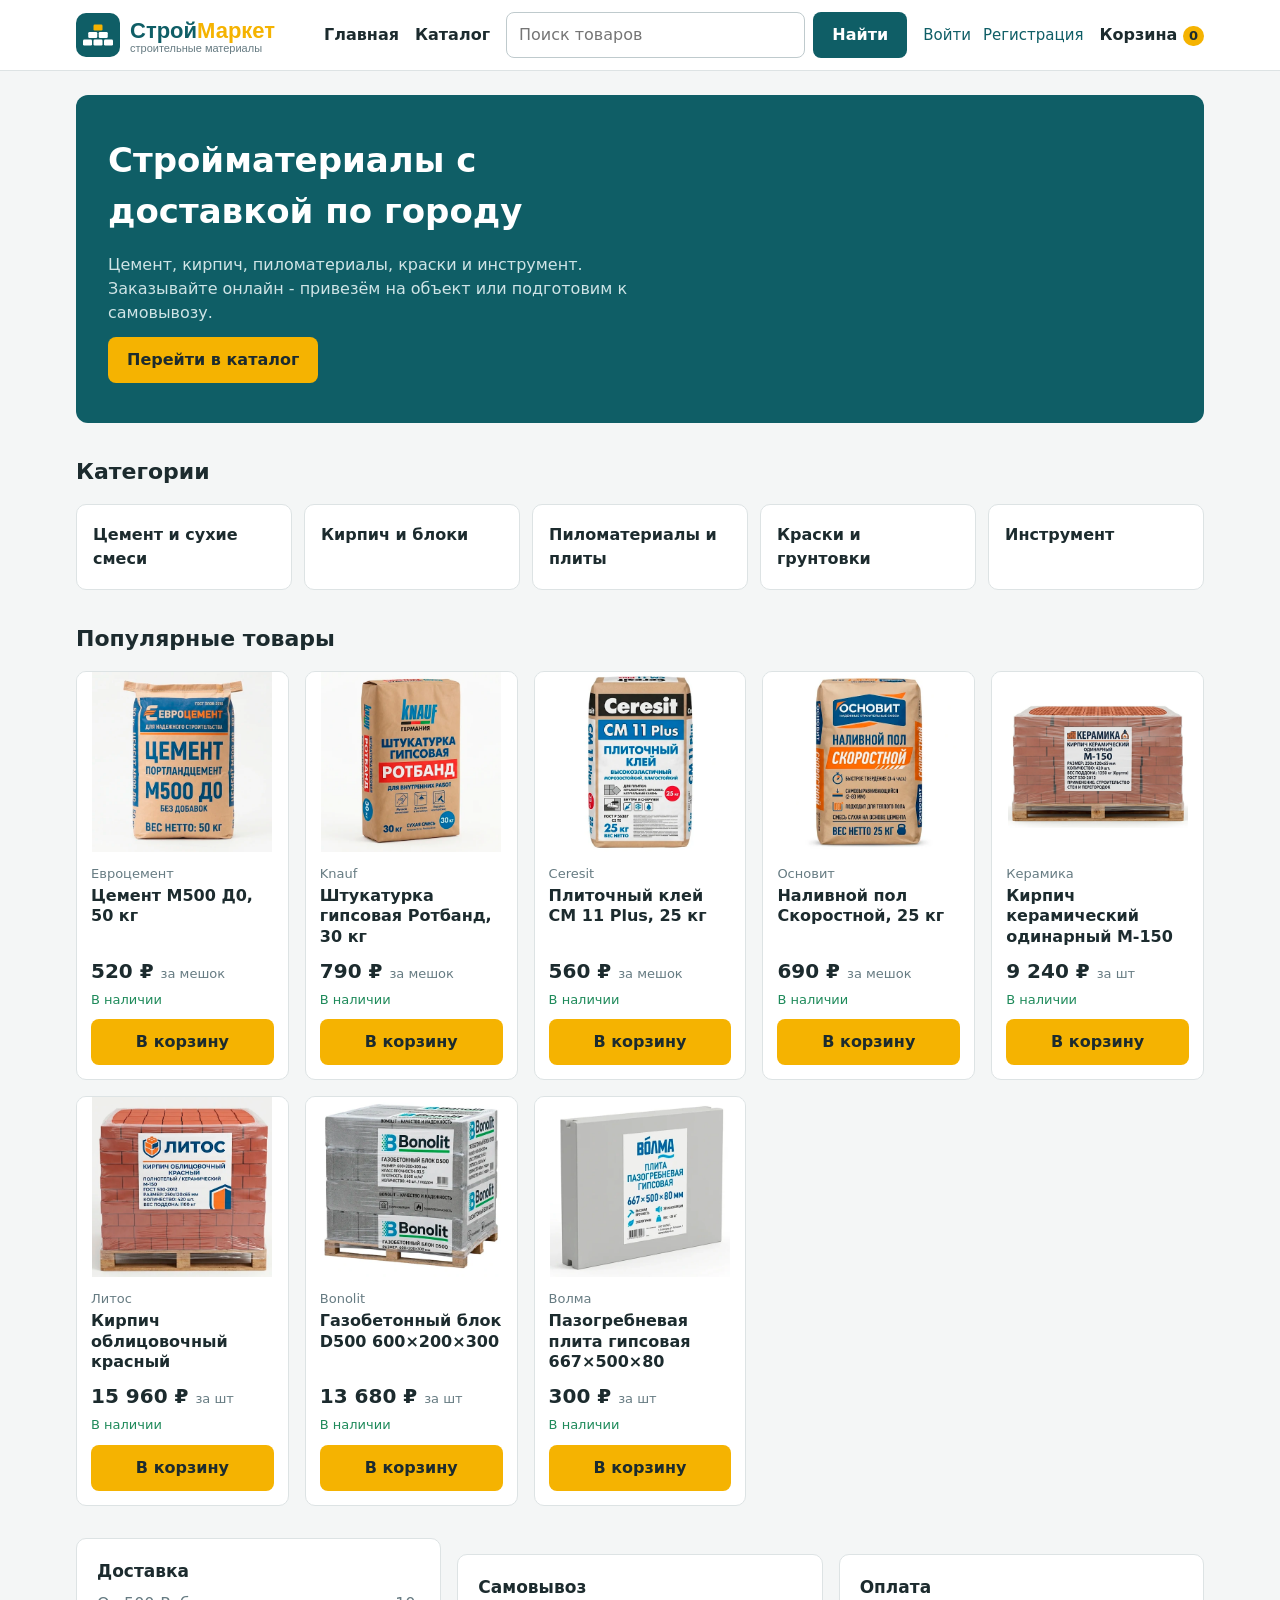
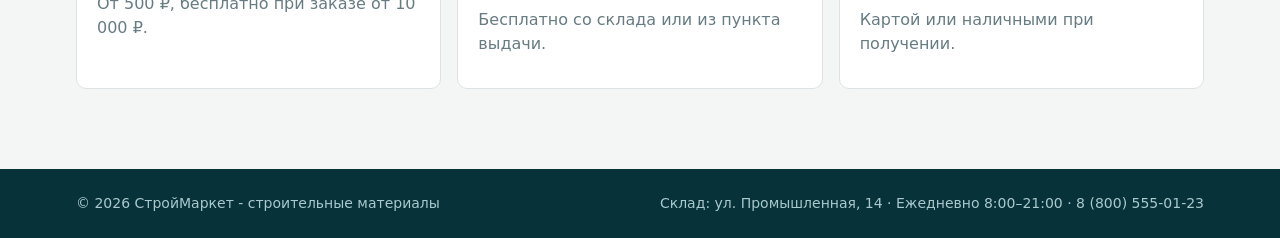
<file: index.html>
<!DOCTYPE html>
<html lang="ru">
<head>
  <meta charset="utf-8">
  <meta name="viewport" content="width=device-width, initial-scale=1">
  <title>Главная - СтройМаркет</title>
  <link rel="stylesheet" href="style.css">
</head>
<body data-page="index">
<header>
  <div class="container header__row">
    <a class="logo" href="index.html"><img src="./images/logo.svg" width="232" height="44" alt="СтройМаркет - строительные материалы"></a>
    <nav class="menu">
      <a href="index.html">Главная</a>
      <a href="catalog.html">Каталог</a>
    </nav>
    <form class="search" action="catalog.html" role="search">
      <input type="search" name="q" placeholder="Поиск товаров" aria-label="Поиск товаров">
      <button class="btn btn--primary" type="submit">Найти</button>
    </form>
    <div class="header__user" id="userBox"></div>
    <a class="cart-link" href="cart.html">Корзина <span class="count" id="cartCount">0</span></a>
  </div>
</header>

<main>
  <div class="container">
    <div class="hero">
      <h1>Стройматериалы с доставкой по городу</h1>
      <p>Цемент, кирпич, пиломатериалы, краски и инструмент. Заказывайте онлайн - привезём на объект или подготовим к самовывозу.</p>
      <a class="btn btn--accent" href="catalog.html">Перейти в каталог</a>
    </div>
    <section><h2>Категории</h2><div class="cats" id="cats"></div></section>
    <section><h2>Популярные товары</h2><div class="grid" id="popular"></div></section>
    <section class="features">
      <div class="box"><h3>Доставка</h3><p class="muted">От 500 ₽, бесплатно при заказе от 10 000 ₽.</p></div>
      <div class="box"><h3>Самовывоз</h3><p class="muted">Бесплатно со склада или из пункта выдачи.</p></div>
      <div class="box"><h3>Оплата</h3><p class="muted">Картой или наличными при получении.</p></div>
    </section>
  </div>
</main>

<footer>
  <div class="container footer__row">
    <div>© 2026 СтройМаркет - строительные материалы</div>
    <div>Склад: ул. Промышленная, 14 · Ежедневно 8:00–21:00 · 8 (800) 555-01-23</div>
  </div>
</footer>

<script src="script.js"></script>
</body>
</html>
</file>
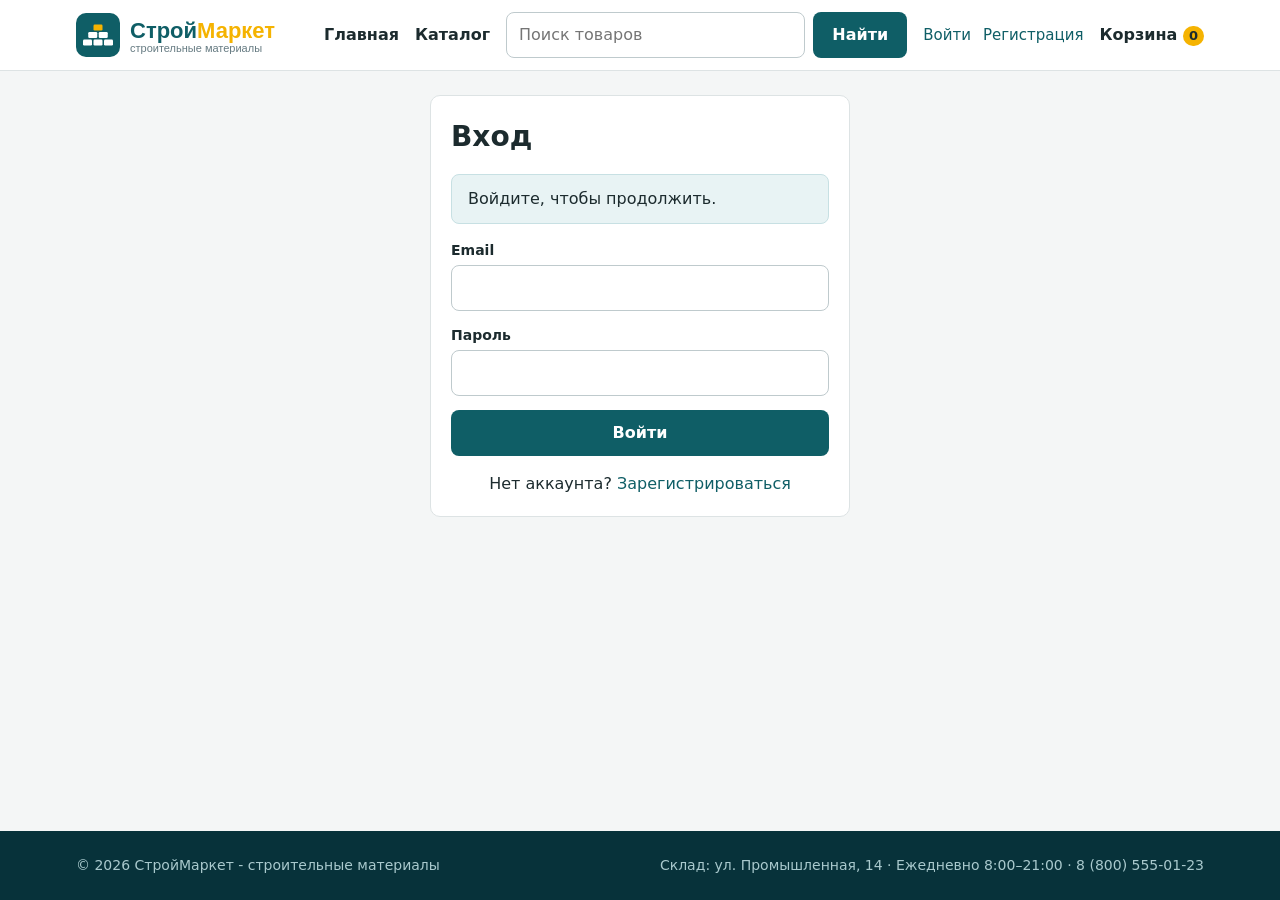
<file: account.html>
<!DOCTYPE html>
<html lang="ru">
<head>
  <meta charset="utf-8">
  <meta name="viewport" content="width=device-width, initial-scale=1">
  <title>Личный кабинет - СтройМаркет</title>
  <link rel="stylesheet" href="style.css">
</head>
<body data-page="account">
<header>
  <div class="container header__row">
    <a class="logo" href="index.html"><img src="./images/logo.svg" width="232" height="44" alt="СтройМаркет - строительные материалы"></a>
    <nav class="menu">
      <a href="index.html">Главная</a>
      <a href="catalog.html">Каталог</a>
    </nav>
    <form class="search" action="catalog.html" role="search">
      <input type="search" name="q" placeholder="Поиск товаров" aria-label="Поиск товаров">
      <button class="btn btn--primary" type="submit">Найти</button>
    </form>
    <div class="header__user" id="userBox"></div>
    <a class="cart-link" href="cart.html">Корзина <span class="count" id="cartCount">0</span></a>
  </div>
</header>

<main>
  <div class="container">
    <h1>Личный кабинет</h1>
    <div class="box">
      <h2>Мои данные</h2>
      <div id="saved"></div>
      <form id="profile" novalidate>
        <div class="two-cols">
          <div class="field"><label for="name">Имя и фамилия</label><input id="name" name="name"><div class="error"></div></div>
          <div class="field"><label for="email">Email</label><input id="email" name="email" disabled></div>
          <div class="field"><label for="phone">Телефон</label><input id="phone" name="phone" type="tel"><div class="error"></div></div>
          <div class="field"><label for="address">Адрес доставки</label><input id="address" name="address"><div class="error"></div></div>
        </div>
        <button class="btn btn--primary" type="submit">Сохранить</button>
        <button class="btn btn--light" type="button" id="out">Выйти</button>
      </form>
    </div>
    <h2 style="margin-top:24px">Мои заказы</h2>
    <div id="orders"></div>
  </div>
</main>

<footer>
  <div class="container footer__row">
    <div>© 2026 СтройМаркет - строительные материалы</div>
    <div>Склад: ул. Промышленная, 14 · Ежедневно 8:00–21:00 · 8 (800) 555-01-23</div>
  </div>
</footer>

<script src="script.js"></script>
</body>
</html>
</file>
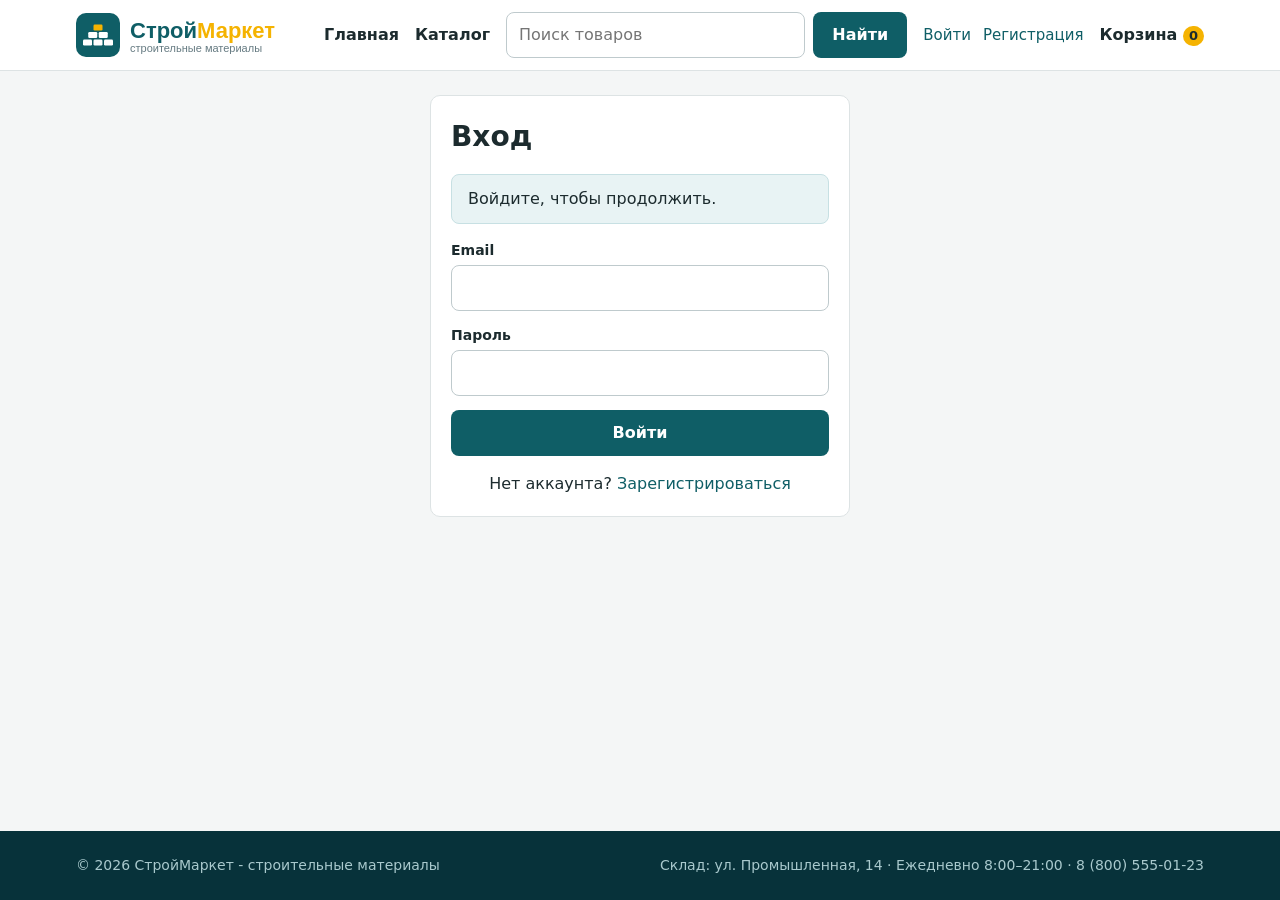
<file: admin.html>
<!DOCTYPE html>
<html lang="ru">
<head>
  <meta charset="utf-8">
  <meta name="viewport" content="width=device-width, initial-scale=1">
  <title>Админ-панель - СтройМаркет</title>
  <link rel="stylesheet" href="style.css">
</head>
<body data-page="admin">
<header>
  <div class="container header__row">
    <a class="logo" href="index.html"><img src="./images/logo.svg" width="232" height="44" alt="СтройМаркет - строительные материалы"></a>
    <nav class="menu">
      <a href="index.html">Главная</a>
      <a href="catalog.html">Каталог</a>
    </nav>
    <form class="search" action="catalog.html" role="search">
      <input type="search" name="q" placeholder="Поиск товаров" aria-label="Поиск товаров">
      <button class="btn btn--primary" type="submit">Найти</button>
    </form>
    <div class="header__user" id="userBox"></div>
    <a class="cart-link" href="cart.html">Корзина <span class="count" id="cartCount">0</span></a>
  </div>
</header>

<main>
  <div class="container">
    <h1>Админ-панель</h1>
    <div class="stats" id="stats"></div>
    <div class="tabs" id="tabs">
      <button data-tab="orders" class="active">Заказы</button><button data-tab="products">Товары</button><button data-tab="users">Пользователи</button>
    </div>
    <div id="view"></div>
  </div>
</main>

<footer>
  <div class="container footer__row">
    <div>© 2026 СтройМаркет - строительные материалы</div>
    <div>Склад: ул. Промышленная, 14 · Ежедневно 8:00–21:00 · 8 (800) 555-01-23</div>
  </div>
</footer>

<script src="script.js"></script>
</body>
</html>
</file>
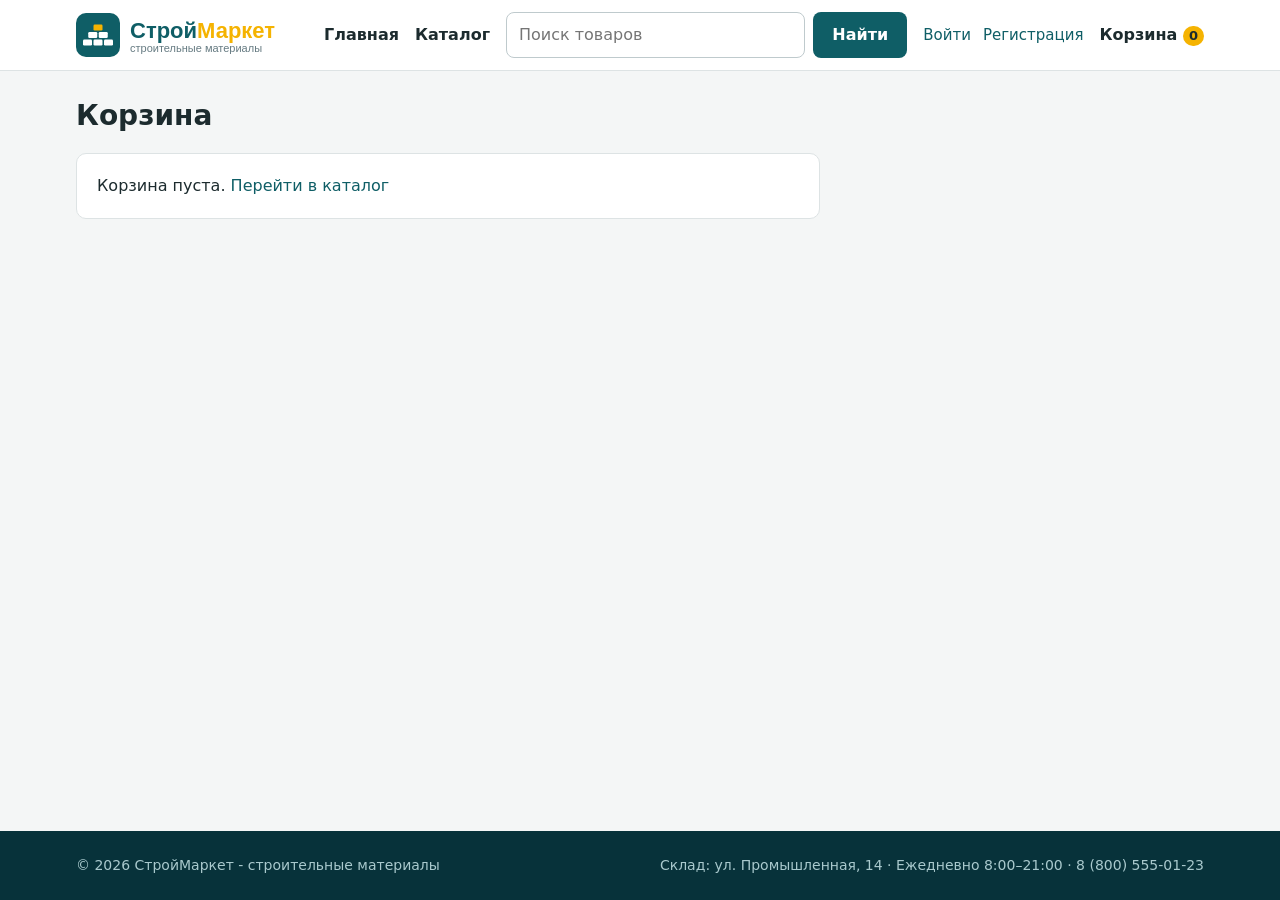
<file: cart.html>
<!DOCTYPE html>
<html lang="ru">
<head>
  <meta charset="utf-8">
  <meta name="viewport" content="width=device-width, initial-scale=1">
  <title>Корзина - СтройМаркет</title>
  <link rel="stylesheet" href="style.css">
</head>
<body data-page="cart">
<header>
  <div class="container header__row">
    <a class="logo" href="index.html"><img src="./images/logo.svg" width="232" height="44" alt="СтройМаркет - строительные материалы"></a>
    <nav class="menu">
      <a href="index.html">Главная</a>
      <a href="catalog.html">Каталог</a>
    </nav>
    <form class="search" action="catalog.html" role="search">
      <input type="search" name="q" placeholder="Поиск товаров" aria-label="Поиск товаров">
      <button class="btn btn--primary" type="submit">Найти</button>
    </form>
    <div class="header__user" id="userBox"></div>
    <a class="cart-link" href="cart.html">Корзина <span class="count" id="cartCount">0</span></a>
  </div>
</header>

<main>
  <div class="container">
    <h1>Корзина</h1>
    <div id="done"></div>
    <div class="cart" id="cartBox">
      <div id="lines"></div>
      <form class="box" id="orderForm" novalidate>
        <h2>Оформление заказа</h2>
        <div class="field"><label for="name">Имя</label><input id="name" name="name"><div class="error"></div></div>
        <div class="field"><label for="phone">Телефон</label><input id="phone" name="phone" type="tel" placeholder="+7 900 123-45-67"><div class="error"></div></div>
        <label class="check"><input type="radio" name="mode" value="delivery" checked> Доставка</label>
        <label class="check"><input type="radio" name="mode" value="pickup"> Самовывоз</label>
        <div class="field" id="addressField"><label for="address">Адрес доставки</label><input id="address" name="address" placeholder="Улица, дом, квартира"><div class="error"></div></div>
        <div class="field" id="pointField" hidden><label for="point">Пункт самовывоза</label><select id="point" name="point"></select><div class="error"></div></div>
        <div class="sum-row"><span>Товары</span><span id="sumItems"></span></div>
        <div class="sum-row"><span>Доставка</span><span id="sumDelivery"></span></div>
        <div class="sum-row sum-row--total"><span>Итого</span><span id="sumTotal"></span></div>
        <button class="btn btn--accent btn--block" type="submit" style="margin-top:16px">Оформить заказ</button>
      </form>
    </div>
  </div>
</main>

<footer>
  <div class="container footer__row">
    <div>© 2026 СтройМаркет - строительные материалы</div>
    <div>Склад: ул. Промышленная, 14 · Ежедневно 8:00–21:00 · 8 (800) 555-01-23</div>
  </div>
</footer>

<script src="script.js"></script>
</body>
</html>
</file>
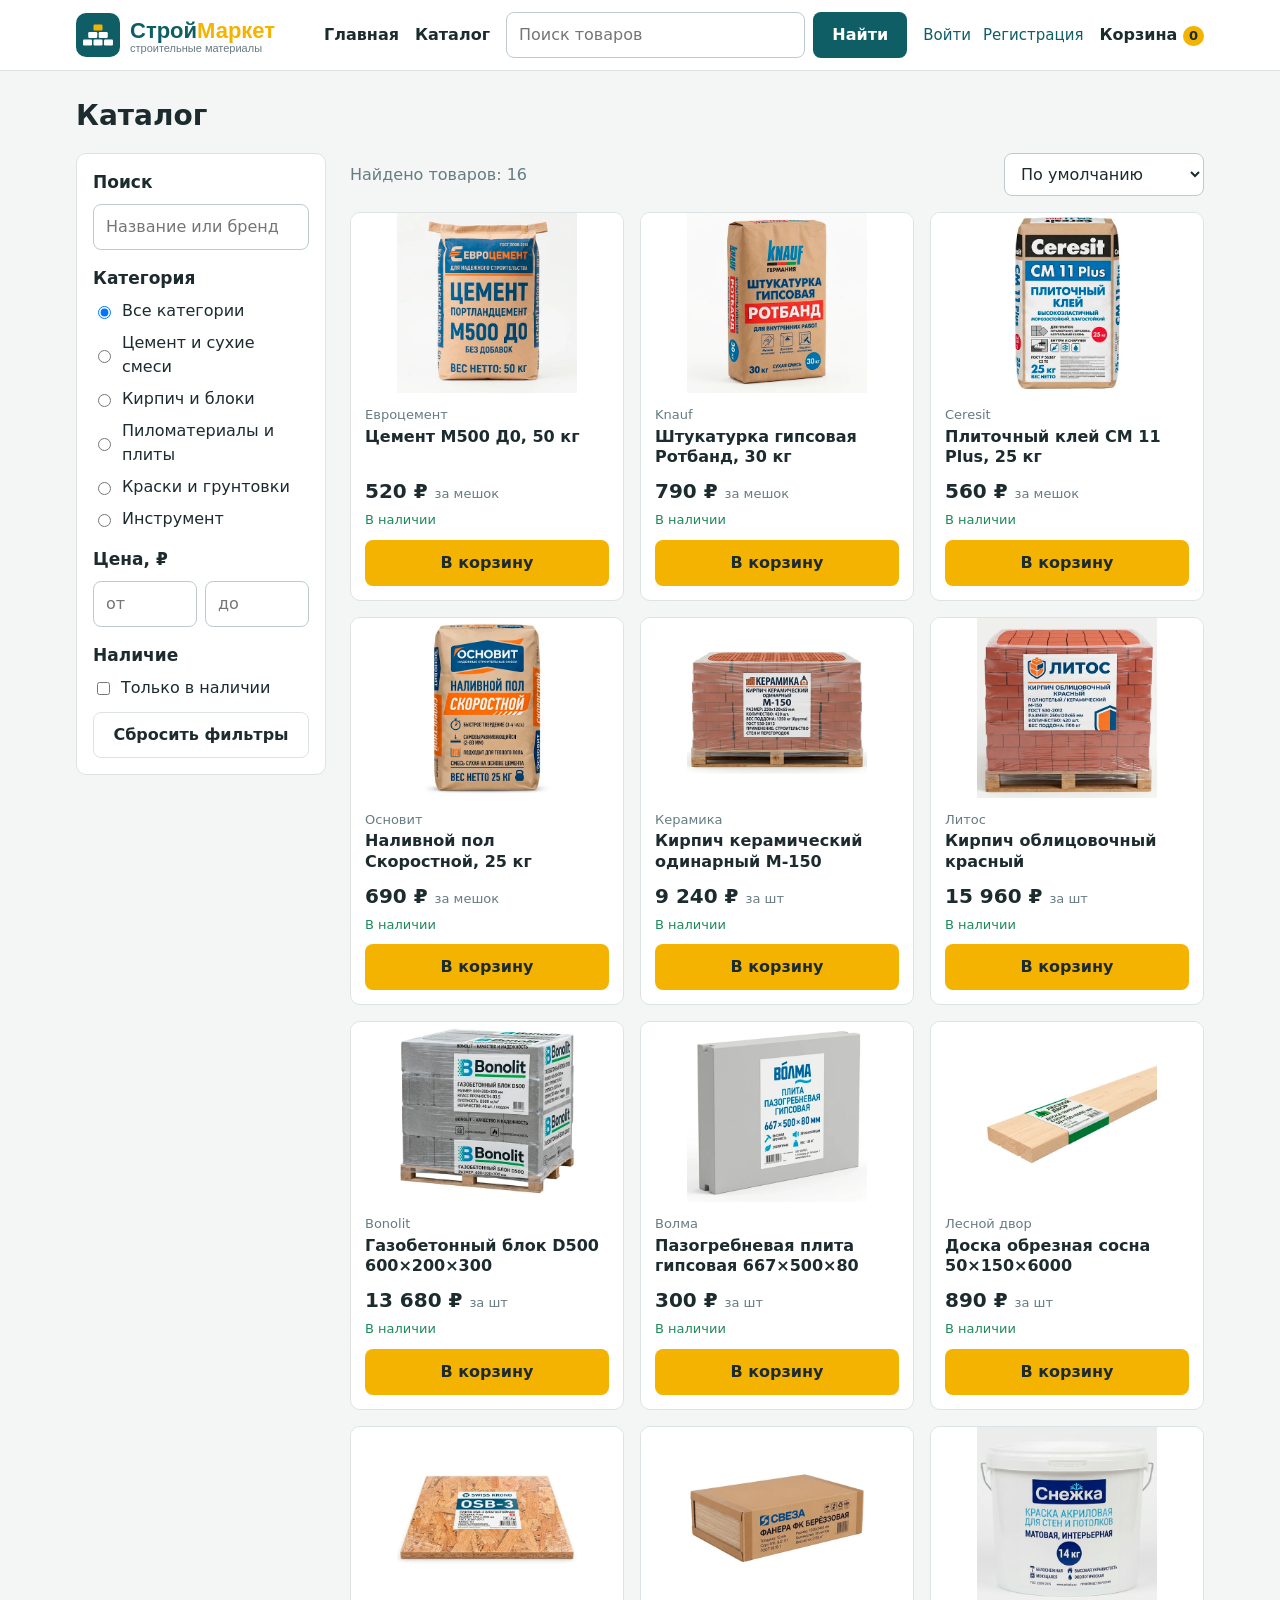
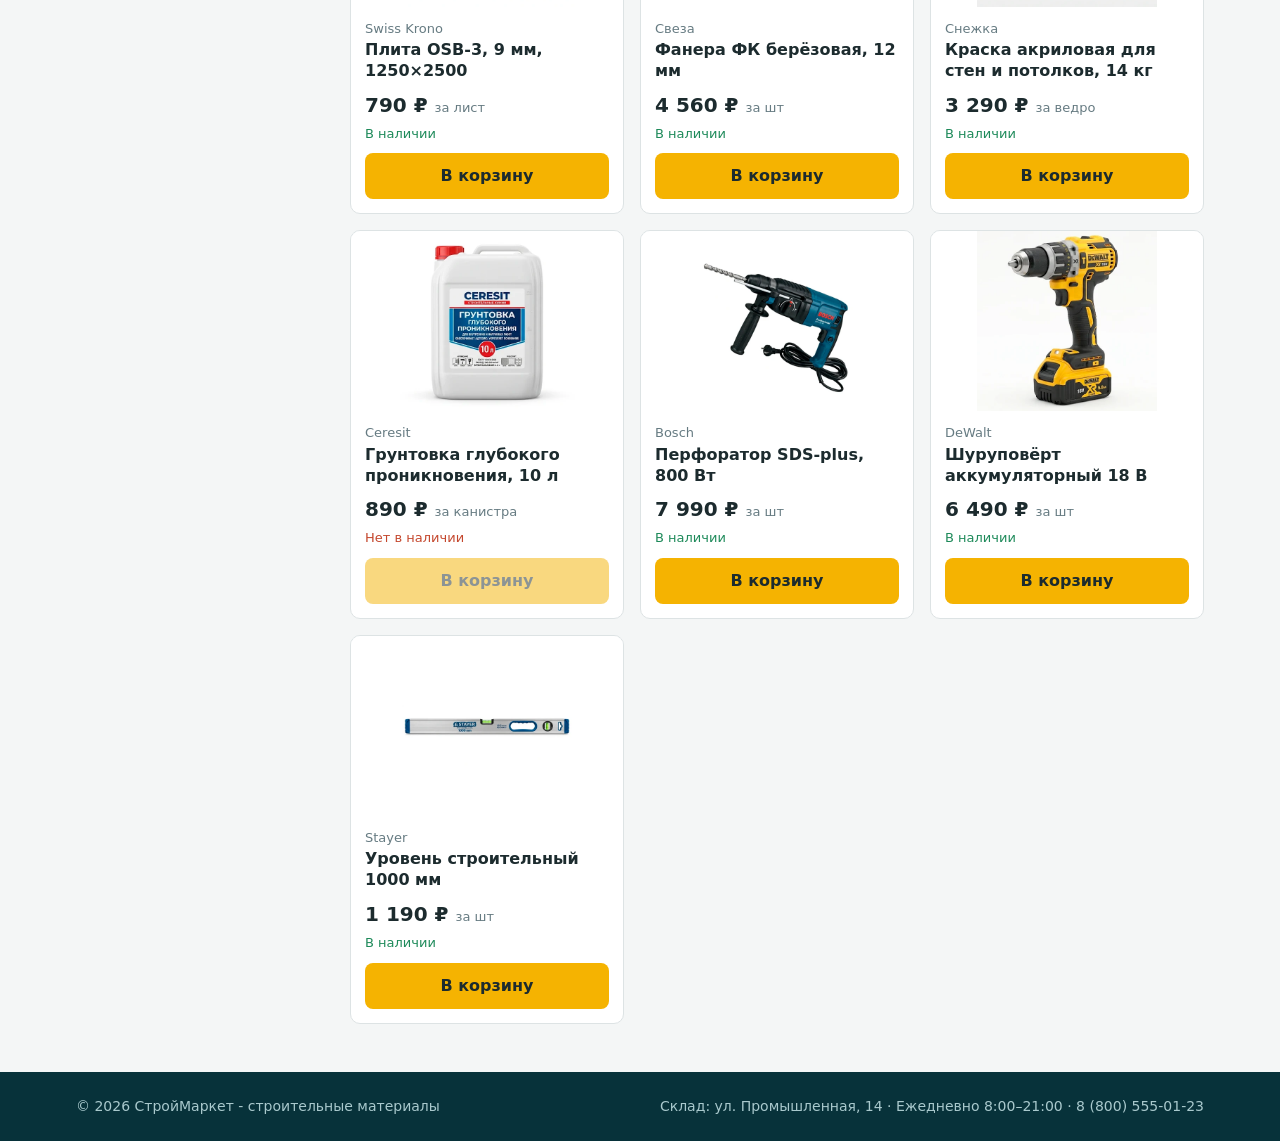
<file: catalog.html>
<!DOCTYPE html>
<html lang="ru">
<head>
  <meta charset="utf-8">
  <meta name="viewport" content="width=device-width, initial-scale=1">
  <title>Каталог - СтройМаркет</title>
  <link rel="stylesheet" href="style.css">
</head>
<body data-page="catalog">
<header>
  <div class="container header__row">
    <a class="logo" href="index.html"><img src="./images/logo.svg" width="232" height="44" alt="СтройМаркет - строительные материалы"></a>
    <nav class="menu">
      <a href="index.html">Главная</a>
      <a href="catalog.html">Каталог</a>
    </nav>
    <form class="search" action="catalog.html" role="search">
      <input type="search" name="q" placeholder="Поиск товаров" aria-label="Поиск товаров">
      <button class="btn btn--primary" type="submit">Найти</button>
    </form>
    <div class="header__user" id="userBox"></div>
    <a class="cart-link" href="cart.html">Корзина <span class="count" id="cartCount">0</span></a>
  </div>
</header>

<main>
  <div class="container">
    <h1>Каталог</h1>
    <div class="catalog">
      <aside class="filters">
        <h3>Поиск</h3>
        <input type="search" id="fQuery" placeholder="Название или бренд" aria-label="Поиск">
        <h3>Категория</h3>
        <div id="fCats"></div>
        <h3>Цена, ₽</h3>
        <div class="price-row"><input type="number" id="fMin" min="0" placeholder="от" aria-label="Цена от"><input type="number" id="fMax" min="0" placeholder="до" aria-label="Цена до"></div>
        <h3>Наличие</h3>
        <label class="check"><input type="checkbox" id="fStock"> Только в наличии</label>
        <button class="btn btn--light btn--block" id="fReset" type="button" style="margin-top:12px">Сбросить фильтры</button>
      </aside>
      <div>
        <div class="toolbar">
          <span id="count" class="muted"></span>
          <select id="fSort" aria-label="Сортировка">
            <option value="">По умолчанию</option><option value="asc">Сначала дешёвые</option>
            <option value="desc">Сначала дорогие</option><option value="name">По названию</option>
          </select>
        </div>
        <div class="grid" id="list"></div>
      </div>
    </div>
  </div>
</main>

<footer>
  <div class="container footer__row">
    <div>© 2026 СтройМаркет - строительные материалы</div>
    <div>Склад: ул. Промышленная, 14 · Ежедневно 8:00–21:00 · 8 (800) 555-01-23</div>
  </div>
</footer>

<script src="script.js"></script>
</body>
</html>
</file>
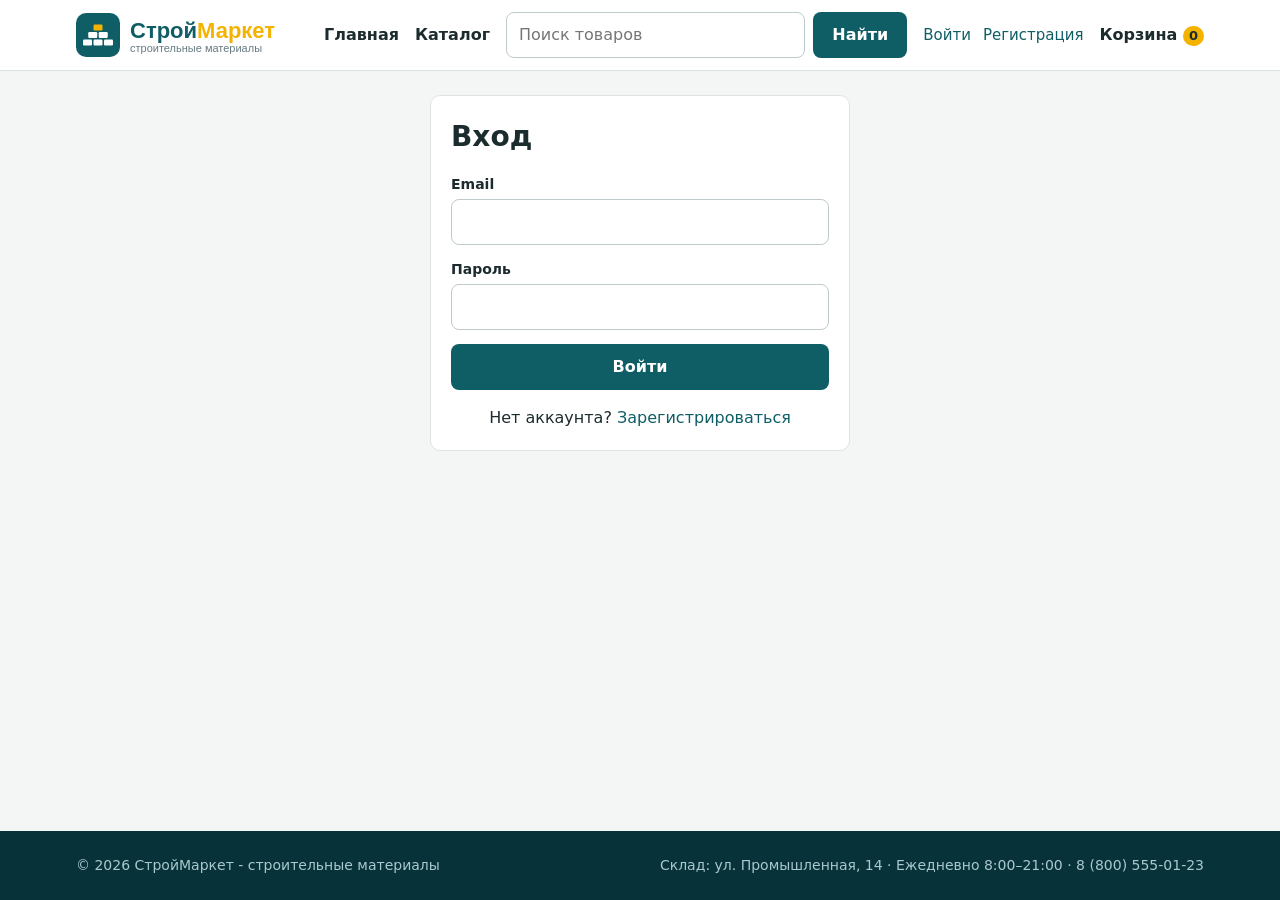
<file: login.html>
<!DOCTYPE html>
<html lang="ru">
<head>
  <meta charset="utf-8">
  <meta name="viewport" content="width=device-width, initial-scale=1">
  <title>Вход - СтройМаркет</title>
  <link rel="stylesheet" href="style.css">
</head>
<body data-page="login">
<header>
  <div class="container header__row">
    <a class="logo" href="index.html"><img src="./images/logo.svg" width="232" height="44" alt="СтройМаркет - строительные материалы"></a>
    <nav class="menu">
      <a href="index.html">Главная</a>
      <a href="catalog.html">Каталог</a>
    </nav>
    <form class="search" action="catalog.html" role="search">
      <input type="search" name="q" placeholder="Поиск товаров" aria-label="Поиск товаров">
      <button class="btn btn--primary" type="submit">Найти</button>
    </form>
    <div class="header__user" id="userBox"></div>
    <a class="cart-link" href="cart.html">Корзина <span class="count" id="cartCount">0</span></a>
  </div>
</header>

<main>
  <div class="container">
    <div class="form-narrow" id="box"></div>
  </div>
</main>

<footer>
  <div class="container footer__row">
    <div>© 2026 СтройМаркет - строительные материалы</div>
    <div>Склад: ул. Промышленная, 14 · Ежедневно 8:00–21:00 · 8 (800) 555-01-23</div>
  </div>
</footer>

<script src="script.js"></script>
</body>
</html>
</file>
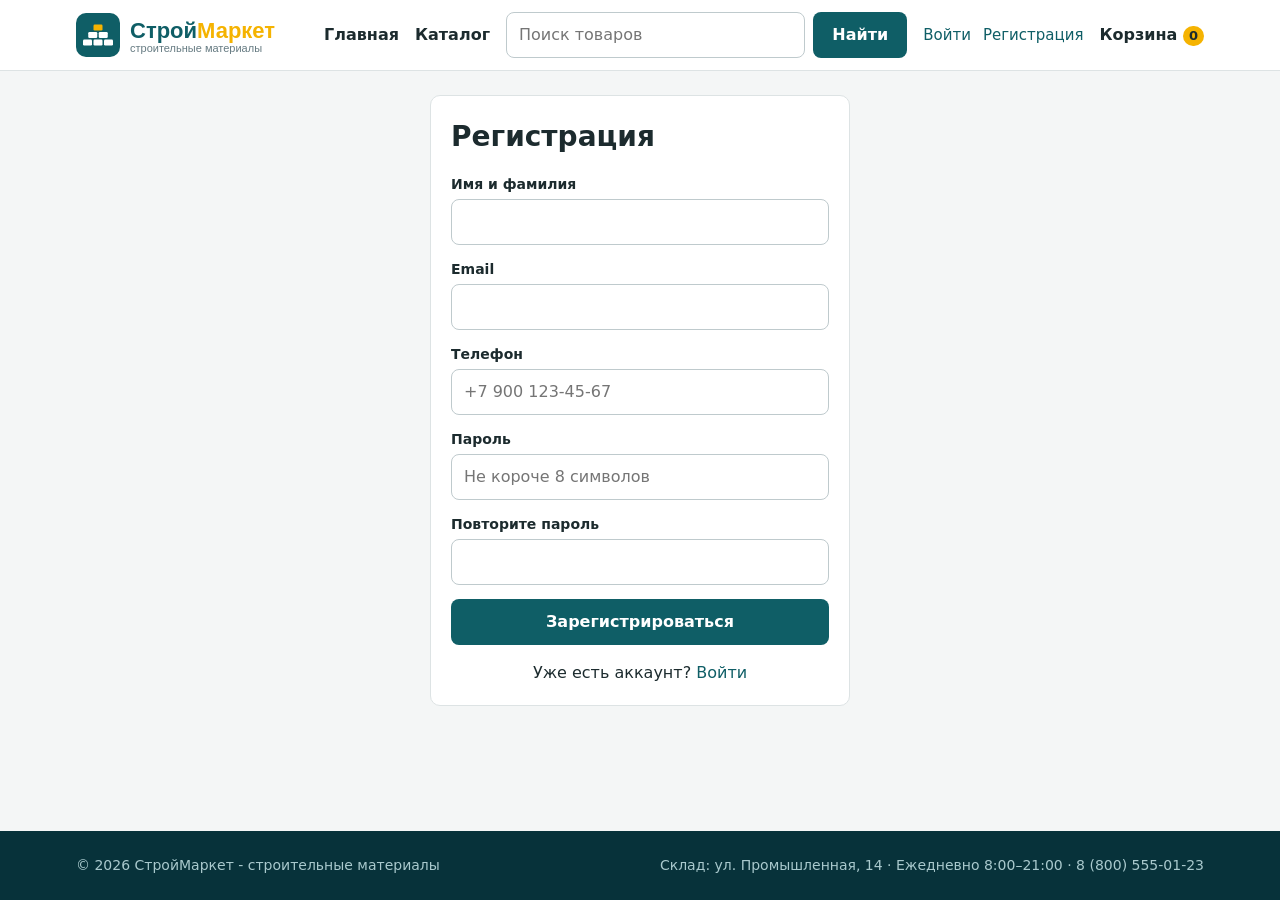
<file: register.html>
<!DOCTYPE html>
<html lang="ru">
<head>
  <meta charset="utf-8">
  <meta name="viewport" content="width=device-width, initial-scale=1">
  <title>Регистрация - СтройМаркет</title>
  <link rel="stylesheet" href="style.css">
</head>
<body data-page="register">
<header>
  <div class="container header__row">
    <a class="logo" href="index.html"><img src="./images/logo.svg" width="232" height="44" alt="СтройМаркет - строительные материалы"></a>
    <nav class="menu">
      <a href="index.html">Главная</a>
      <a href="catalog.html">Каталог</a>
    </nav>
    <form class="search" action="catalog.html" role="search">
      <input type="search" name="q" placeholder="Поиск товаров" aria-label="Поиск товаров">
      <button class="btn btn--primary" type="submit">Найти</button>
    </form>
    <div class="header__user" id="userBox"></div>
    <a class="cart-link" href="cart.html">Корзина <span class="count" id="cartCount">0</span></a>
  </div>
</header>

<main>
  <div class="container">
    <div class="form-narrow" id="box"></div>
  </div>
</main>

<footer>
  <div class="container footer__row">
    <div>© 2026 СтройМаркет - строительные материалы</div>
    <div>Склад: ул. Промышленная, 14 · Ежедневно 8:00–21:00 · 8 (800) 555-01-23</div>
  </div>
</footer>

<script src="script.js"></script>
</body>
</html>
</file>
<file: style.css>
/* общий css для всех страниц */

:root {
  --brand: #0F5E66;
  --brand-dark: #0B4A50;
  --accent: #F5B301;
  --text: #1C2B2E;
  --muted: #667B82;
  --bg: #F4F6F6;
  --line: #DDE3E4;
  --danger: #C4472D;
  --ok: #1E8A5A;
}

* {
  box-sizing: border-box;
}

html {
  height: 100%;
}

body {
  display: flex;
  flex-direction: column;
  min-height: 100vh;
  margin: 0;
  font: 16px/1.5 system-ui, -apple-system, "Segoe UI", Roboto, Arial, sans-serif;
  color: var(--text);
  background: var(--bg);
}

a {
  color: var(--brand);
  text-decoration: none;
}

a:hover {
  text-decoration: underline;
}

h1 {
  font-size: 28px;
  margin: 0 0 16px;
}

h2 {
  font-size: 22px;
  margin: 0 0 16px;
}

h3 {
  font-size: 17px;
  margin: 0 0 8px;
}

p {
  margin: 0 0 12px;
}

.container {
  max-width: 1160px;
  margin: 0 auto;
  padding: 0 16px;
}

main {
  flex: 1 0 auto;
  padding: 24px 0 48px;
}

header,footer {
  flex: none;
}

.muted {
  color: var(--muted);
}

/* Шапка */
header {
  background: #fff;
  border-bottom: 1px solid var(--line);
}

.header__row {
  display: flex;
  align-items: center;
  gap: 16px;
  padding-top: 12px;
  padding-bottom: 12px;
  flex-wrap: wrap;
}

.logo {
  display: flex;
  align-items: center;
  gap: 10px;
  color: var(--text);
}

.logo:hover {
  text-decoration: none;
}

.logo__name {
  display: block;
  font-size: 20px;
  font-weight: 800;
  line-height: 1.1;
  color: var(--brand);
}

.logo__name span {
  color: var(--accent);
}

.logo__tag {
  display: block;
  font-size: 12px;
  color: var(--muted);
}

.menu {
  display: flex;
  gap: 16px;
}

.menu a {
  color: var(--text);
  font-weight: 600;
}

.search {
  flex: 1;
  display: flex;
  gap: 8px;
  min-width: 220px;
}

.search input {
  flex: 1;
  min-width: 0;
}

.header__user {
  display: flex;
  gap: 12px;
  font-size: 15px;
}

.count {
  display: inline-block;
  min-width: 20px;
  padding: 0 6px;
  border-radius: 10px;
  background: var(--accent);
  color: var(--text);
  font-size: 13px;
  font-weight: 700;
  text-align: center;
}

.cart-link {
  font-weight: 600;
  color: var(--text);
}

/* Кнопки и формы */
.btn {
  display: inline-block;
  padding: 10px 18px;
  border: 1px solid transparent;
  border-radius: 8px;
  background: #fff;
  color: var(--text);
  font: inherit;
  font-weight: 600;
  cursor: pointer;
  text-align: center;
}

.btn:hover {
  text-decoration: none;
  opacity: .9;
}

.btn:disabled {
  opacity: .5;
  cursor: not-allowed;
}

.btn--primary {
  background: var(--brand);
  color: #fff;
}

.btn--accent {
  background: var(--accent);
  color: var(--text);
}

.btn--light {
  border-color: var(--line);
}

.btn--danger {
  background: #fff;
  border-color: var(--danger);
  color: var(--danger);
}

.btn--small {
  padding: 5px 12px;
  font-size: 14px;
}

.btn--block {
  display: block;
  width: 100%;
}

input,select,textarea {
  width: 100%;
  padding: 10px 12px;
  border: 1px solid #BFCACD;
  border-radius: 8px;
  background: #fff;
  font: inherit;
  color: var(--text);
}

input:focus,select:focus,textarea:focus {
  outline: 2px solid var(--brand);
  outline-offset: 0;
}

input[type=checkbox],input[type=radio] {
  width: auto;
}

.field {
  margin-bottom: 14px;
}

.field label {
  display: block;
  margin-bottom: 4px;
  font-weight: 600;
  font-size: 14px;
}

.field .error {
  min-height: 0;
  margin-top: 4px;
  color: var(--danger);
  font-size: 13px;
}

.field input.invalid,.field select.invalid,.field textarea.invalid {
  border-color: var(--danger);
}

.check {
  display: flex;
  align-items: center;
  gap: 8px;
  margin-bottom: 8px;
  cursor: pointer;
}

.notice {
  padding: 12px 16px;
  margin-bottom: 16px;
  border-radius: 8px;
  background: #E8F3F4;
  border: 1px solid #C7E0E3;
}

.notice--error {
  background: #FBE6E0;
  border-color: #F0C4B8;
  color: #8E2E1A;
}

.notice--ok {
  background: #DDF2E8;
  border-color: #B9E2CE;
  color: #135A3A;
}

.box {
  padding: 20px;
  background: #fff;
  border: 1px solid var(--line);
  border-radius: 10px;
}

.box + .box {
  margin-top: 16px;
}

.form-narrow {
  max-width: 420px;
  margin: 0 auto;
}

.two-cols {
  display: grid;
  grid-template-columns: 1fr 1fr;
  gap: 0 16px;
}

/* Товары */
.grid {
  display: grid;
  grid-template-columns: repeat(auto-fill,minmax(210px,1fr));
  gap: 16px;
}

.card {
  display: flex;
  flex-direction: column;
  background: #fff;
  border: 1px solid var(--line);
  border-radius: 10px;
  overflow: hidden;
}

.card__body {
  display: flex;
  flex-direction: column;
  flex: 1;
  padding: 12px 14px 14px;
}

.card__brand {
  font-size: 13px;
  color: var(--muted);
}

.card__name {
  flex: 1;
  margin: 2px 0 8px;
  font-weight: 600;
  line-height: 1.3;
}

.card__price {
  font-size: 20px;
  font-weight: 800;
}

.card__price small {
  font-size: 13px;
  font-weight: 400;
  color: var(--muted);
}

.stock {
  margin: 4px 0 10px;
  font-size: 13px;
  color: var(--ok);
}

.stock--out {
  color: var(--danger);
}

/* фото */
.ph {
  position: relative;
  height: 180px;
  background: #E8EEEF;
  display: flex;
  align-items: center;
  justify-content: center;
  color: #9AAAB0;
  font-size: 14px;
  overflow: hidden;
}

.ph img {
  position: absolute;
  top: 0;
  left: 0;
  width: 100%;
  height: 100%;
  object-fit: contain;
  background: #fff;
}

.ph--small {
  width: 56px;
  height: 56px;
  flex: none;
  font-size: 11px;
  border-radius: 6px;
}

/* Главная */
.hero {
  padding: 40px 32px;
  margin-bottom: 32px;
  border-radius: 12px;
  background: var(--brand);
  color: #fff;
}

.hero h1 {
  max-width: 560px;
  font-size: 34px;
}

.hero p {
  max-width: 520px;
  color: #CFE4E6;
}

.cats {
  display: grid;
  grid-template-columns: repeat(auto-fill,minmax(180px,1fr));
  gap: 12px;
  margin-bottom: 32px;
}

.cats a {
  padding: 18px 16px;
  background: #fff;
  border: 1px solid var(--line);
  border-radius: 10px;
  color: var(--text);
  font-weight: 600;
}

.cats a:hover {
  border-color: var(--brand);
  text-decoration: none;
}

.features {
  display: grid;
  grid-template-columns: repeat(3,1fr);
  gap: 16px;
  margin-top: 32px;
}

section {
  margin-bottom: 32px;
}

/* Каталог */
.catalog {
  display: grid;
  grid-template-columns: 250px 1fr;
  gap: 24px;
  align-items: start;
}

.filters {
  padding: 16px;
  background: #fff;
  border: 1px solid var(--line);
  border-radius: 10px;
}

.filters h3 {
  margin-top: 16px;
}

.filters h3:first-child {
  margin-top: 0;
}

.price-row {
  display: flex;
  gap: 8px;
}

.toolbar {
  display: flex;
  justify-content: space-between;
  align-items: center;
  gap: 12px;
  margin-bottom: 16px;
  flex-wrap: wrap;
}

.toolbar select {
  width: auto;
}

/* Таблицы */
.table-wrap {
  overflow-x: auto;
  background: #fff;
  border: 1px solid var(--line);
  border-radius: 10px;
}

table {
  width: 100%;
  border-collapse: collapse;
  font-size: 15px;
}

th,td {
  padding: 10px 14px;
  border-bottom: 1px solid var(--line);
  text-align: left;
  vertical-align: middle;
}

th {
  background: #F5F7F8;
  font-size: 13px;
  white-space: nowrap;
}

tr:last-child td {
  border-bottom: 0;
}

td.num,th.num {
  text-align: right;
  white-space: nowrap;
}

td select {
  width: auto;
  padding: 5px 8px;
}

.item {
  display: flex;
  align-items: center;
  gap: 12px;
}

/* Корзина и заказы */
.cart {
  display: grid;
  grid-template-columns: 1fr 360px;
  gap: 24px;
  align-items: start;
}

.qty {
  display: inline-flex;
  align-items: center;
  gap: 6px;
}

.qty button {
  width: 30px;
  height: 30px;
  border: 1px solid var(--line);
  border-radius: 6px;
  background: #fff;
  font-size: 16px;
  cursor: pointer;
}

.sum-row {
  display: flex;
  justify-content: space-between;
  padding: 4px 0;
}

.sum-row--total {
  margin-top: 8px;
  padding-top: 12px;
  border-top: 1px solid var(--line);
  font-size: 20px;
  font-weight: 800;
}

.status {
  display: inline-block;
  padding: 2px 10px;
  border-radius: 12px;
  background: #E8F3F4;
  font-size: 13px;
  font-weight: 600;
}

.status--cancelled {
  background: #FBE6E0;
  color: var(--danger);
}

.status--done {
  background: #DDF2E8;
  color: var(--ok);
}

.order {
  padding: 16px;
  background: #fff;
  border: 1px solid var(--line);
  border-radius: 10px;
  margin-bottom: 12px;
}

.order__head {
  display: flex;
  justify-content: space-between;
  gap: 8px;
  flex-wrap: wrap;
  margin-bottom: 8px;
}

/* Админ */
.stats {
  display: grid;
  grid-template-columns: repeat(4,1fr);
  gap: 12px;
  margin-bottom: 20px;
}

.stat {
  padding: 16px;
  background: #fff;
  border: 1px solid var(--line);
  border-radius: 10px;
}

.stat b {
  display: block;
  font-size: 24px;
}

.tabs {
  display: flex;
  gap: 4px;
  margin-bottom: 16px;
  border-bottom: 2px solid var(--line);
}

.tabs button {
  padding: 10px 16px;
  margin-bottom: -2px;
  border: 0;
  border-bottom: 3px solid transparent;
  background: none;
  font: inherit;
  font-weight: 600;
  color: var(--muted);
  cursor: pointer;
}

.tabs button.active {
  color: var(--brand);
  border-bottom-color: var(--accent);
}

.row-actions {
  display: flex;
  gap: 6px;
}

footer {
  padding: 24px 0;
  background: #07323A;
  color: #A9C9CD;
  font-size: 14px;
}

footer a {
  color: #fff;
}

.footer__row {
  display: flex;
  justify-content: space-between;
  gap: 16px;
  flex-wrap: wrap;
}

@media (max-width:800px) {
  .catalog,.cart {
    grid-template-columns: 1fr;
  }
  .features,.stats {
    grid-template-columns: 1fr 1fr;
  }
  .hero {
    padding: 28px 20px;
  }
  .hero h1 {
    font-size: 26px;
  }
  .header__row {
    gap: 10px;
  }
  .search {
    order: 5;
    flex-basis: 100%;
  }
}

@media (max-width:520px) {
  .two-cols,.features {
    grid-template-columns: 1fr;
  }
  .grid {
    grid-template-columns: 1fr 1fr;
    gap: 10px;
  }
  .card__body {
    padding: 10px;
  }
  .card__price {
    font-size: 17px;
  }
  .menu {
    display: none;
  }
}
</file>
